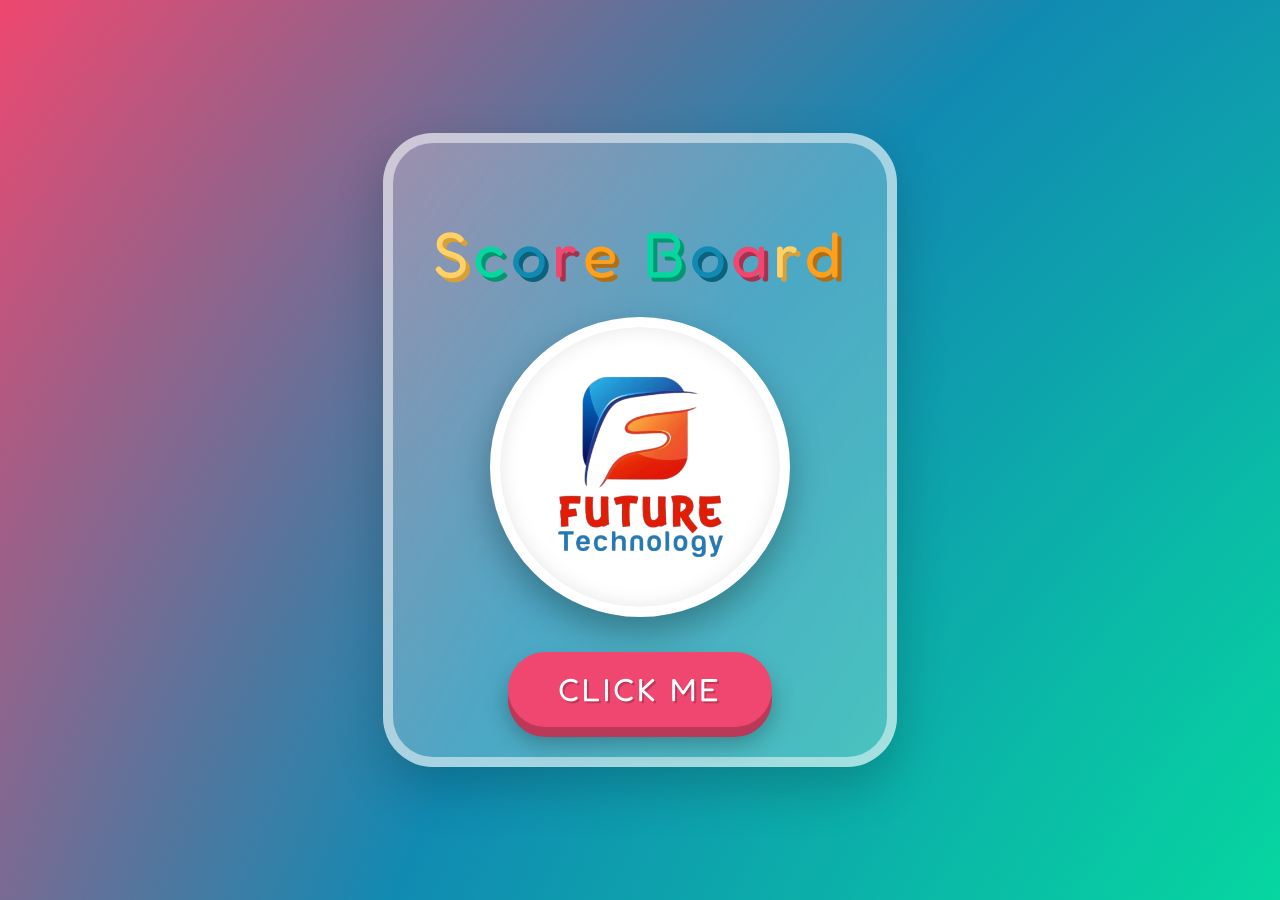
<file: index.html>
<!DOCTYPE html>
<html lang="en">

<head>
    <meta charset="UTF-8">
    <meta name="viewport" content="width=device-width, initial-scale=1.0">
    <title>Welcome Animation</title>
    <link rel="stylesheet" href="index.css">
</head>

<body>
    <div class="container">
        <h1 class="welcome-text">
            <span>S</span>
            <span>c</span>
            <span>o</span>
            <span>r</span>
            <span>e</span>
            <span>&nbsp;</span>
            <span>B</span>
            <span>o</span>
            <span>a</span>
            <span>r</span>
            <span>d</span>

        </h1>
        <img src="ff.png" alt="Sample Image" class="image">
        <a id="redirect-link" href="scores_g1.html"><button class="button">Click Me</button></a>
    </div>
    <script>
        const urlParams = new URLSearchParams(window.location.search);
        const page = urlParams.get('page');
        if (page) {
            document.getElementById('redirect-link').href = `scores_g${page}.html`;
        }
    </script>
</body>

</html>
</file>
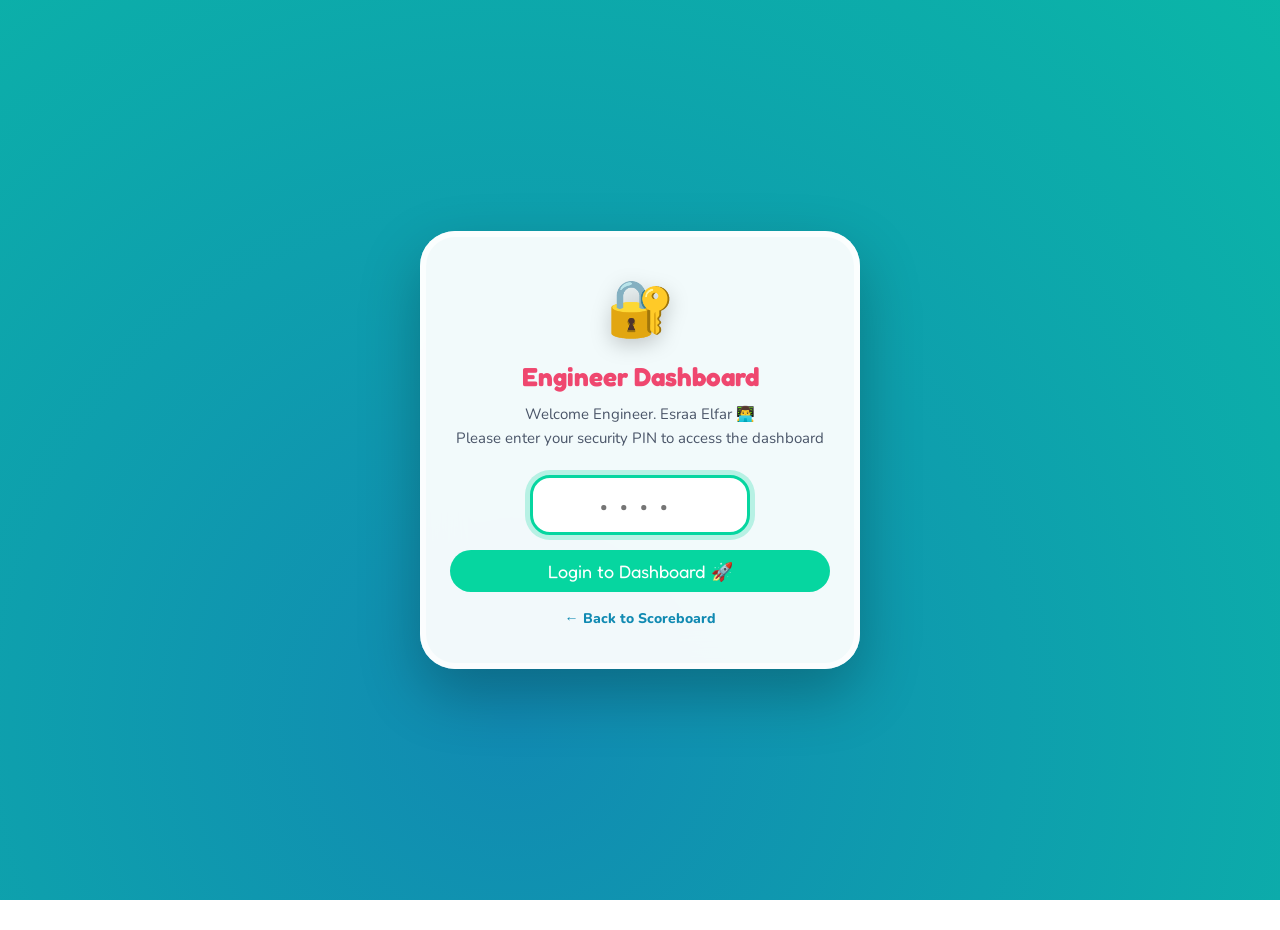
<file: admin.html>
<!DOCTYPE html>
<html lang="en" dir="ltr">

<head>
    <meta charset="UTF-8">
    <meta name="viewport" content="width=device-width, initial-scale=1.0">
    <title>Future Academy - Engineer Dashboard 🔐</title>
    <link rel="stylesheet" href="./table_style.css">
    <link rel="stylesheet" href="./admin.css">
    <script src="./xlsx.full.min.js"></script>
    <script src="./data_manager.js"></script>
</head>

<body>
    <!-- ========================================================
         LOGIN SCREEN (Visible when not logged in)
         ======================================================== -->
    <div id="login-screen" class="admin-login-container">
        <div class="login-card">
            <div class="lock-avatar">🔐</div>
            <h2>Engineer Dashboard</h2>
            <p class="login-subtitle">Welcome Engineer. Esraa Elfar 👨‍💻<br>Please enter your security PIN to access the dashboard</p>

            <form id="login-form">
                <div class="pin-input-group">
                    <input type="password" id="pin-input" maxlength="8" placeholder="••••" autocomplete="off" autofocus>
                </div>
                <div id="login-error" class="login-error" style="display: none;">Incorrect PIN! Please try again</div>
                <button type="submit" class="btn-primary login-btn">Login to Dashboard 🚀</button>
            </form>

            <a href="scores_g1.html" class="back-link">← Back to Scoreboard</a>
        </div>
    </div>

    <!-- ========================================================
         ADMIN DASHBOARD (Visible when logged in)
         ======================================================== -->
    <div id="dashboard-screen" class="admin-dashboard-container" style="display: none;">
        
        <!-- Top Navigation Bar -->
        <header class="admin-header">
            <div class="header-brand">
                <span class="brand-icon">🚀</span>
                <div>
                    <h1>Scoreboard & Grades Management</h1>
                    <span class="brand-sub">Future Academy • Engineer Dashboard</span>
                </div>
            </div>
            <div class="header-actions">
                <a id="btn-view-scoreboard" href="scores_g1.html" class="btn-header btn-view" title="View live scoreboard">
                    <span>🏆</span> View Scoreboard
                </a>
                <button id="btn-change-pin" class="btn-header btn-settings" title="Change security PIN">
                    <span>🔑</span> Change PIN
                </button>
                <button id="btn-logout" class="btn-header btn-logout" title="Logout from dashboard">
                    <span>🚪</span> Logout
                </button>
            </div>
        </header>

        <!-- Main Workspace -->
        <main class="admin-main">

            <!-- Groups Navigation & Management Bar -->
            <section class="groups-section">
                <div class="section-top-bar">
                    <div class="groups-tabs-scroll" id="groups-tabs-container">
                        <!-- Dynamic Group Tabs will be rendered here -->
                    </div>
                    <button id="btn-add-group" class="btn-action btn-add-group" type="button">
                        <span>➕</span> Add New Group
                    </button>
                </div>

                <!-- Active Group Info & Edit -->
                <div class="group-details-card">
                    <div class="group-details-form">
                        <label for="group-title-input">Active Group Title / Schedule:</label>
                        <div class="input-with-button">
                            <input type="text" id="group-title-input" placeholder="e.g. Arduino Code Friday 1:3">
                            <button id="btn-save-group-title" class="btn-save-title">Save Title</button>
                        </div>
                    </div>
                    <div class="group-actions-right">
                        <button id="btn-delete-group" class="btn-delete-group" title="Delete this group">
                            <span>🗑️</span> Delete Group
                        </button>
                    </div>
                </div>
            </section>

            <!-- Students & Scores Editor Section -->
            <section class="students-section">
                <div class="students-header-bar">
                    <div class="students-count-badge">
                        <span>👥 Students in this group: </span>
                        <strong id="students-count-num">0</strong>
                    </div>
                    <div class="students-actions">
                        <button id="btn-add-student" class="btn-action btn-add-student" type="button">
                            <span>➕</span> Add New Student
                        </button>
                        <button id="btn-save-all" class="btn-action btn-save-all" type="button">
                            <span>💾</span> Save All Changes
                        </button>
                    </div>
                </div>

                <!-- Students Dynamic Table -->
                <div class="table-responsive-wrapper">
                    <table class="admin-students-table">
                        <thead>
                            <tr id="table-headers-row">
                                <th style="width: 50px;">#</th>
                                <th>Student Name</th>
                                <!-- Dynamic Criteria Headers (Attendance, Tasks, Participation) -->
                                <th>Total 🏆</th>
                                <th style="width: 80px;">Action</th>
                            </tr>
                        </thead>
                        <tbody id="students-table-body">
                            <!-- Dynamic Student Rows will be rendered here -->
                        </tbody>
                    </table>
                </div>
            </section>

            <!-- Excel & Backup Section -->
            <section class="tools-section">
                <div class="tools-card">
                    <h3>📊 Excel Import & Export</h3>
                    <p class="tools-subtitle">Export all grade sheets into an organized Excel workbook, or import an Excel file to update scores instantly.</p>
                    <div class="tools-buttons">
                        <button id="btn-export-excel-all" class="btn-tool btn-excel-tool" type="button" title="Export all groups in a multi-sheet Excel file">
                            <span>📊</span> Export All Groups (Excel Workbook)
                        </button>
                        <button id="btn-export-excel-active" class="btn-tool btn-excel-tool" type="button" title="Export current group only">
                            <span>📑</span> Export Active Group Only
                        </button>
                        <button id="btn-import-excel" class="btn-tool btn-excel-import" type="button" title="Import and update scores from Excel">
                            <span>📥</span> Import from Excel
                        </button>
                        <button id="btn-download-template" class="btn-tool" type="button" title="Download empty starter Excel template">
                            <span>📄</span> Download Excel Template
                        </button>
                        <button id="btn-reset-default" class="btn-tool btn-danger-tool" type="button" title="Restore original academy data">
                            <span>🔄</span> Reset to Default Data
                        </button>
                    </div>
                </div>
            </section>

        </main>
    </div>

    <!-- Toast Notification -->
    <div id="admin-toast" class="admin-toast">Changes saved successfully! 🎉</div>

    <!-- Change PIN Modal -->
    <div id="pin-modal" class="admin-modal-overlay" style="display: none;">
        <div class="admin-modal">
            <h3>🔑 Change Security PIN</h3>
            <p>Enter new security PIN (at least 4 digits):</p>
            <input type="password" id="new-pin-input" placeholder="e.g. 5678" maxlength="8">
            <div class="modal-buttons">
                <button id="btn-confirm-pin" class="btn-primary">Confirm Save</button>
                <button id="btn-cancel-pin" class="btn-secondary">Cancel</button>
            </div>
        </div>
    </div>

    <!-- Hidden file input for Excel import -->
    <input type="file" id="import-excel-input" accept=".xlsx, .xls, .csv" style="display: none;">

    <script src="./admin.js"></script>
</body>

</html>
</file>
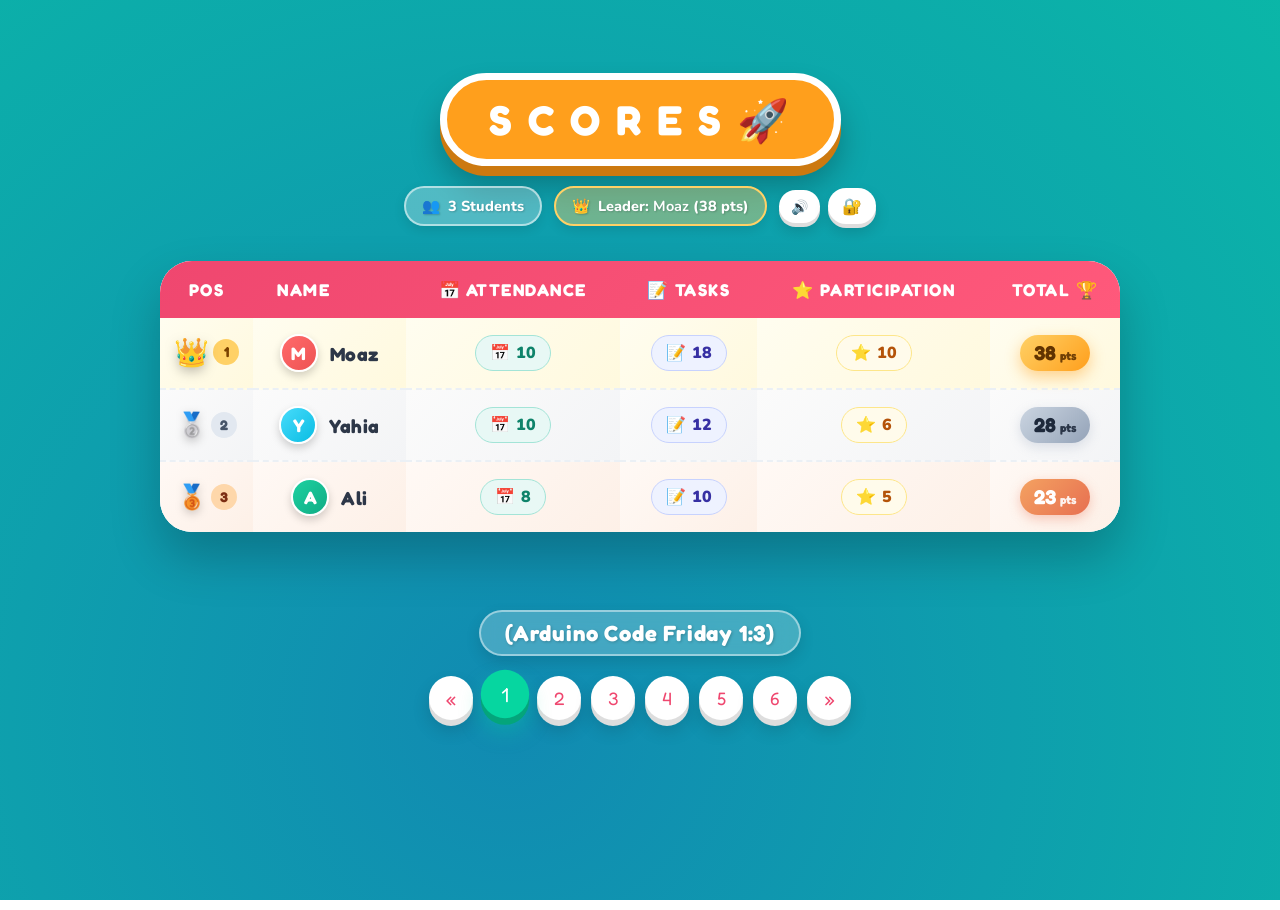
<file: scores_g1.html>
<!DOCTYPE html>
<html lang="en">

<head>
   <meta charset="UTF-8" />
   <meta name="viewport" content="width=device-width, initial-scale=1.0" />
   <link rel="stylesheet" href="./table_style.css" />
   <script type="text/javascript" src="./data_manager.js"></script>
   <script type="text/javascript" src="./table_handler.js"></script>
   <title id="page-no">1</title>
</head>

<body>
   <div class="table-div">
      <table>
         <caption>
            <div class="table-title">
               <h1>S C O R E S 🚀</h1>
            </div>
         </caption>
         <tr>
            <th>Pos</th>
            <th>Name</th>
            <th>Attendance 📅</th>
            <th>Tasks 📝</th>
            <th>Participation ⭐</th>
            <th>Total 🏆</th>
         </tr>
         <tr>
            <td>1</td>
            <td>Moaz</td>
            <td>10</td>
            <td>18</td>
            <td>10</td>
            <td>38</td>
         </tr>
         <tr>
            <td>2</td>
            <td>Yahia</td>
            <td>10</td>
            <td>12</td>
            <td>6</td>
            <td>28</td>
         </tr>
         <tr>
            <td>3</td>
            <td>Ali</td>
            <td>8</td>
            <td>10</td>
            <td>5</td>
            <td>23</td>
         </tr>
      </table>
   </div>

   <div class="group-subtitle-container">
      <div class="group-badge">
         <h3>(Arduino Code Friday 1:3)</h3>
      </div>
   </div>

   <div class="pagination">
      <a href="#">&laquo;</a>
      <a class="active" href="scores_g1.html">1</a>
      <a href="scores_g2.html">2</a>
      <a href="scores_g3.html">3</a>
      <a href="scores_g4.html">4</a>
      <a href="scores_g5.html">5</a>
      <a href="scores_g6.html">6</a>
      <a href="#">&raquo;</a>
   </div>
</body>

</html>
</file>
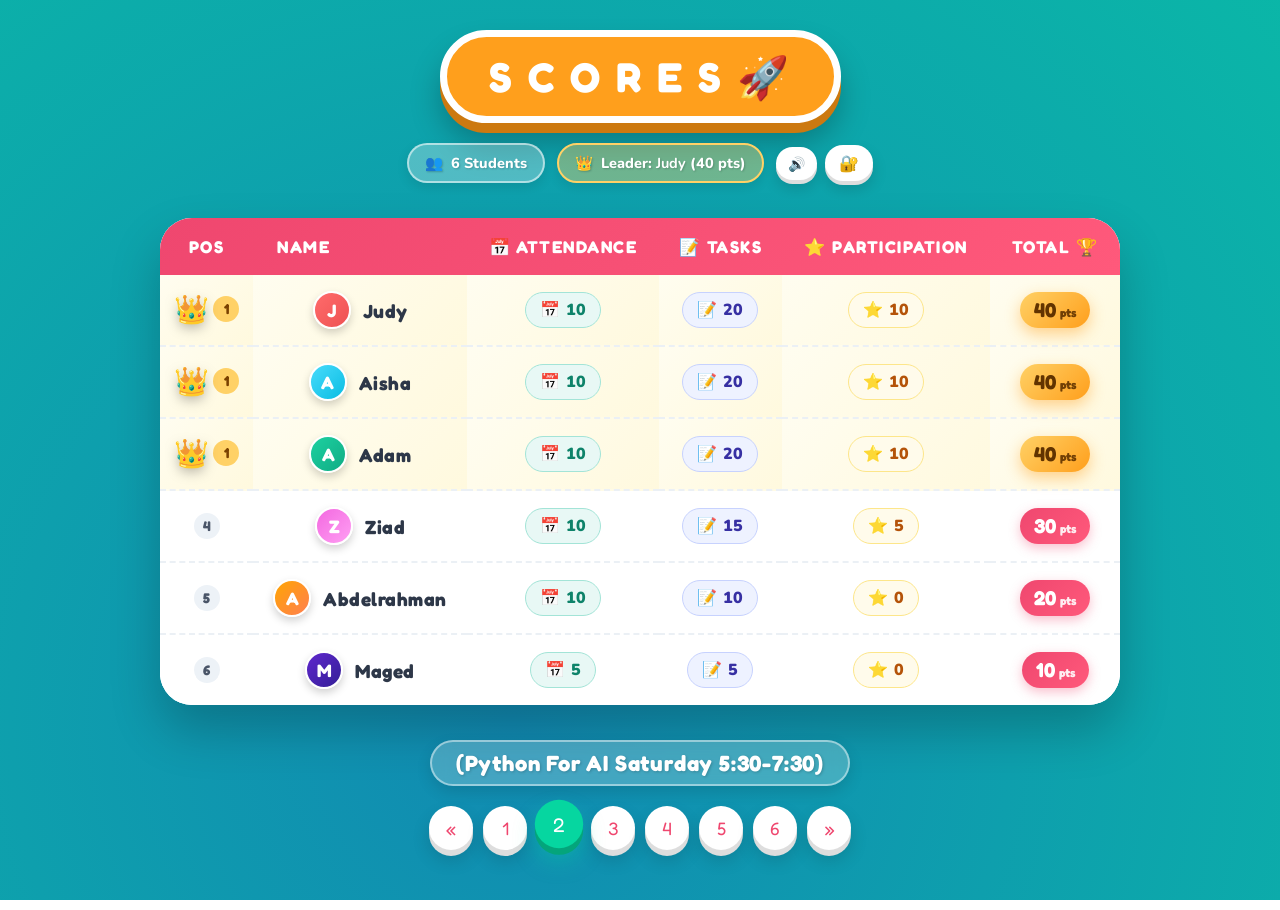
<file: scores_g2.html>
<!DOCTYPE html>
<html lang="en">

<head>
	<meta charset="UTF-8" />
	<meta name="viewport" content="width=device-width, initial-scale=1.0" />
	<link rel="stylesheet" href="./table_style.css" />
	<script type="text/javascript" src="./data_manager.js"></script>
	<script type="text/javascript" src="./table_handler.js"></script>
	<title id="page-no">2</title>
</head>

<body>
	<div class="table-div">
		<table>
			<caption>
				<div class="table-title">
					<h1>S C O R E S 🚀</h1>
				</div>
			</caption>
			<tr>
				<th>Pos</th>
				<th>Name</th>
				<th>Attendance 📅</th>
				<th>Tasks 📝</th>
				<th>Participation ⭐</th>
				<th>Total 🏆</th>
			</tr>
			<tr>
				<td>1</td>
				<td>Judy</td>
				<td>10</td>
				<td>20</td>
				<td>10</td>
				<td>40</td>
			</tr>
			<tr>
				<td>2</td>
				<td>Aisha</td>
				<td>10</td>
				<td>20</td>
				<td>10</td>
				<td>40</td>
			</tr>
			<tr>
				<td>3</td>
				<td>Adam</td>
				<td>10</td>
				<td>20</td>
				<td>10</td>
				<td>40</td>
			</tr>
			<tr>
				<td>4</td>
				<td>Ziad</td>
				<td>10</td>
				<td>15</td>
				<td>5</td>
				<td>30</td>
			</tr>
			<tr>
				<td>5</td>
				<td>Abdelrahman</td>
				<td>10</td>
				<td>10</td>
				<td>0</td>
				<td>20</td>
			</tr>
			<tr>
				<td>6</td>
				<td>Maged</td>
				<td>5</td>
				<td>5</td>
				<td>0</td>
				<td>10</td>
			</tr>
		</table>
	</div>

	<div class="group-subtitle-container">
		<div class="group-badge">
			<h3>(Python For AI Saturday 5:30-7:30)</h3>
		</div>
	</div>

	<div class="pagination">
		<a href="#">&laquo;</a>
		<a href="scores_g1.html">1</a>
		<a class="active" href="scores_g2.html">2</a>
		<a href="scores_g3.html">3</a>
		<a href="scores_g4.html">4</a>
		<a href="scores_g5.html">5</a>
		<a href="scores_g6.html">6</a>
		<a href="#">&raquo;</a>
	</div>
</body>

</html>
</file>
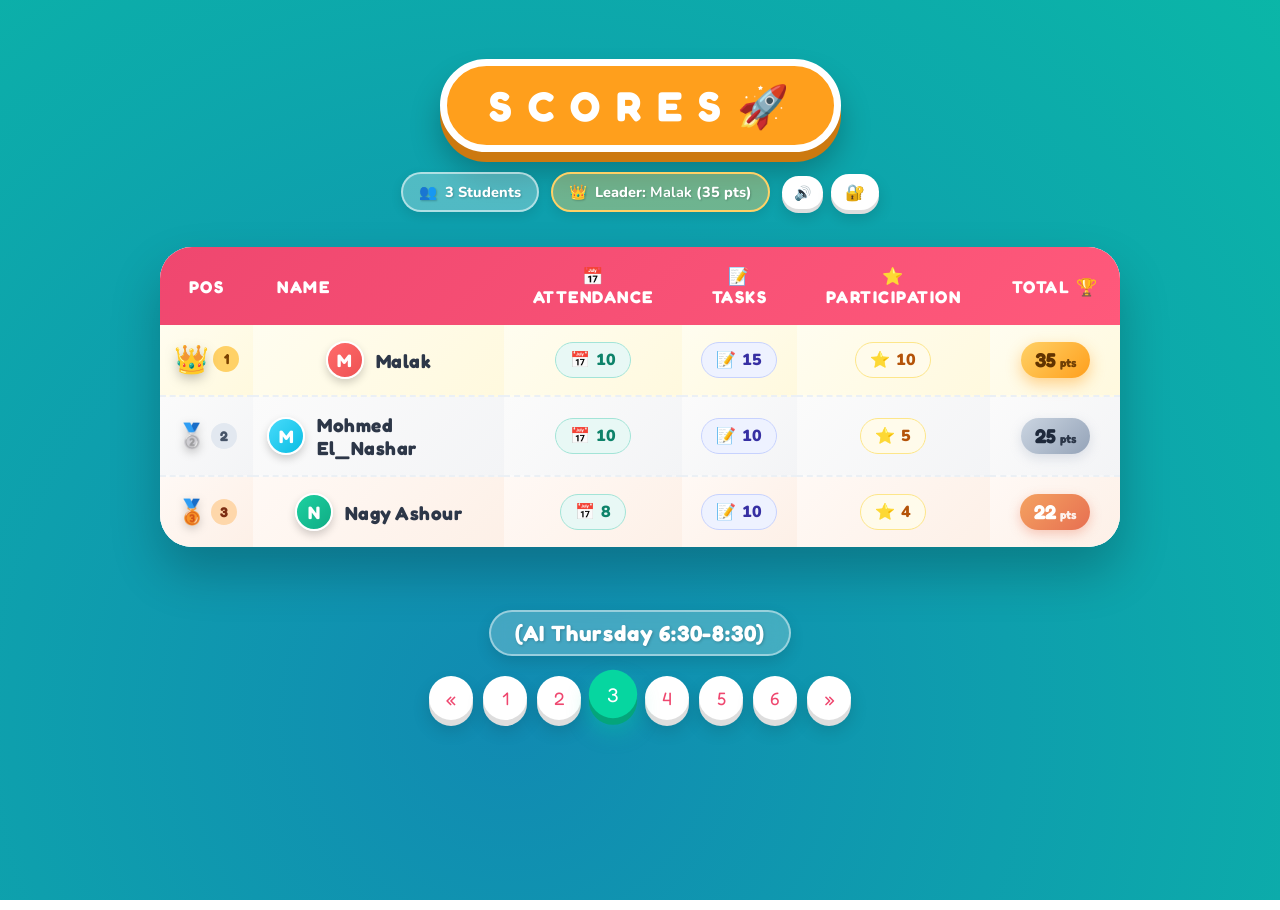
<file: scores_g3.html>
<!DOCTYPE html>
<html lang="en">

<head>
    <meta charset="UTF-8" />
    <meta name="viewport" content="width=device-width, initial-scale=1.0" />
    <link rel="stylesheet" href="./table_style.css" />
    <script type="text/javascript" src="./data_manager.js"></script>
    <script type="text/javascript" src="./table_handler.js"></script>
    <title id="page-no">3</title>
</head>

<body>
    <div class="table-div">
        <table>
            <caption>
                <div class="table-title">
                    <h1>S C O R E S 🚀</h1>
                </div>
            </caption>
            <tr>
                <th>Pos</th>
                <th>Name</th>
                <th>Attendance 📅</th>
                <th>Tasks 📝</th>
                <th>Participation ⭐</th>
                <th>Total 🏆</th>
            </tr>
            <tr>
                <td>1</td>
                <td>Malak</td>
                <td>10</td>
                <td>15</td>
                <td>10</td>
                <td>35</td>
            </tr>
            <tr>
                <td>2</td>
                <td>Mohmed El_Nashar</td>
                <td>10</td>
                <td>10</td>
                <td>5</td>
                <td>25</td>
            </tr>
            <tr>
                <td>3</td>
                <td>Nagy Ashour</td>
                <td>8</td>
                <td>10</td>
                <td>4</td>
                <td>22</td>
            </tr>
        </table>
    </div>

    <div class="group-subtitle-container">
        <div class="group-badge">
            <h3>(AI Thursday 6:30-8:30)</h3>
        </div>
    </div>

    <div class="pagination">
        <a href="#">&laquo;</a>
        <a href="scores_g1.html">1</a>
        <a href="scores_g2.html">2</a>
        <a class="active" href="scores_g3.html">3</a>
        <a href="scores_g4.html">4</a>
        <a href="scores_g5.html">5</a>
        <a href="scores_g6.html">6</a>
        <a href="#">&raquo;</a>
    </div>
</body>

</html>
</file>
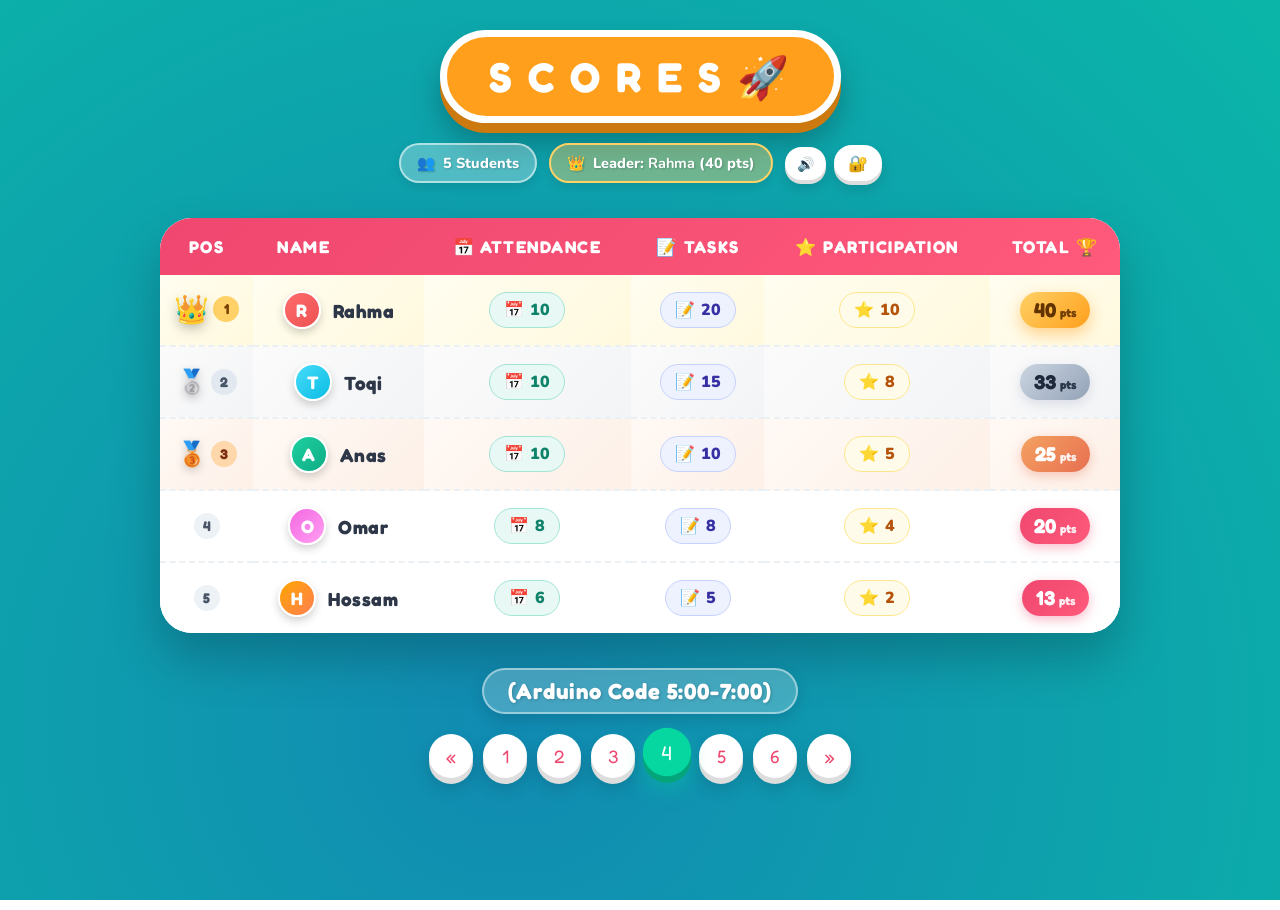
<file: scores_g4.html>
<!DOCTYPE html>
<html lang="en">

<head>
    <meta charset="UTF-8" />
    <meta name="viewport" content="width=device-width, initial-scale=1.0" />
    <link rel="stylesheet" href="./table_style.css" />
    <script type="text/javascript" src="./data_manager.js"></script>
    <script type="text/javascript" src="./table_handler.js"></script>
    <title id="page-no">4</title>
</head>

<body>
    <div class="table-div">
        <table>
            <caption>
                <div class="table-title">
                    <h1>S C O R E S 🚀</h1>
                </div>
            </caption>
            <tr>
                <th>Pos</th>
                <th>Name</th>
                <th>Attendance 📅</th>
                <th>Tasks 📝</th>
                <th>Participation ⭐</th>
                <th>Total 🏆</th>
            </tr>
            <tr>
                <td>1</td>
                <td>Rahma</td>
                <td>10</td>
                <td>20</td>
                <td>10</td>
                <td>40</td>
            </tr>
            <tr>
                <td>2</td>
                <td>Toqi</td>
                <td>10</td>
                <td>15</td>
                <td>8</td>
                <td>33</td>
            </tr>
            <tr>
                <td>3</td>
                <td>Anas</td>
                <td>10</td>
                <td>10</td>
                <td>5</td>
                <td>25</td>
            </tr>
            <tr>
                <td>4</td>
                <td>Omar</td>
                <td>8</td>
                <td>8</td>
                <td>4</td>
                <td>20</td>
            </tr>
            <tr>
                <td>5</td>
                <td>Hossam</td>
                <td>6</td>
                <td>5</td>
                <td>2</td>
                <td>13</td>
            </tr>
        </table>
    </div>

    <div class="group-subtitle-container">
        <div class="group-badge">
            <h3>(Arduino Code 5:00-7:00)</h3>
        </div>
    </div>

    <div class="pagination">
        <a href="#">&laquo;</a>
        <a href="scores_g1.html">1</a>
        <a href="scores_g2.html">2</a>
        <a href="scores_g3.html">3</a>
        <a class="active" href="scores_g4.html">4</a>
        <a href="scores_g5.html">5</a>
        <a href="scores_g6.html">6</a>
        <a href="#">&raquo;</a>
    </div>
</body>

</html>
</file>
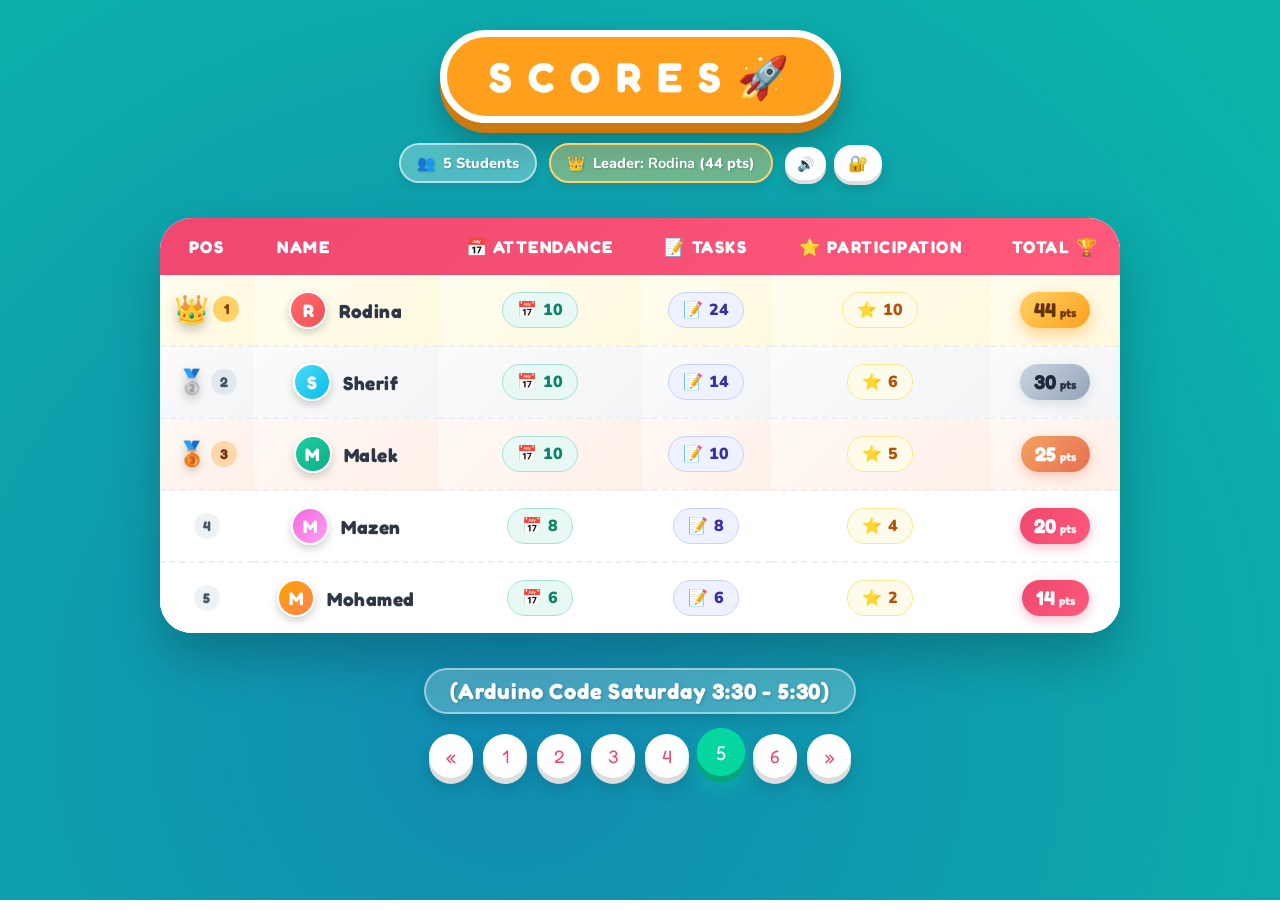
<file: scores_g5.html>
<!DOCTYPE html>
<html lang="en">

<head>
    <meta charset="UTF-8" />
    <meta name="viewport" content="width=device-width, initial-scale=1.0" />
    <link rel="stylesheet" href="./table_style.css" />
    <script type="text/javascript" src="./data_manager.js"></script>
    <script type="text/javascript" src="./table_handler.js"></script>
    <title id="page-no">5</title>
</head>

<body>
    <div class="table-div">
        <table>
            <caption>
                <div class="table-title">
                    <h1>S C O R E S 🚀</h1>
                </div>
            </caption>
            <tr>
                <th>Pos</th>
                <th>Name</th>
                <th>Attendance 📅</th>
                <th>Tasks 📝</th>
                <th>Participation ⭐</th>
                <th>Total 🏆</th>
            </tr>
            <tr>
                <td>1</td>
                <td>Rodina</td>
                <td>10</td>
                <td>24</td>
                <td>10</td>
                <td>44</td>
            </tr>
            <tr>
                <td>2</td>
                <td>Sherif</td>
                <td>10</td>
                <td>14</td>
                <td>6</td>
                <td>30</td>
            </tr>
            <tr>
                <td>3</td>
                <td>Malek</td>
                <td>10</td>
                <td>10</td>
                <td>5</td>
                <td>25</td>
            </tr>
            <tr>
                <td>4</td>
                <td>Mazen</td>
                <td>8</td>
                <td>8</td>
                <td>4</td>
                <td>20</td>
            </tr>
            <tr>
                <td>5</td>
                <td>Mohamed</td>
                <td>6</td>
                <td>6</td>
                <td>2</td>
                <td>14</td>
            </tr>
        </table>
    </div>

    <div class="group-subtitle-container">
        <div class="group-badge">
            <h3>(Arduino Code Saturday 3:30 - 5:30)</h3>
        </div>
    </div>

    <div class="pagination">
        <a href="#">&laquo;</a>
        <a href="scores_g1.html">1</a>
        <a href="scores_g2.html">2</a>
        <a href="scores_g3.html">3</a>
        <a href="scores_g4.html">4</a>
        <a class="active" href="scores_g5.html">5</a>
        <a href="scores_g6.html">6</a>
        <a href="#">&raquo;</a>
    </div>
</body>

</html>
</file>
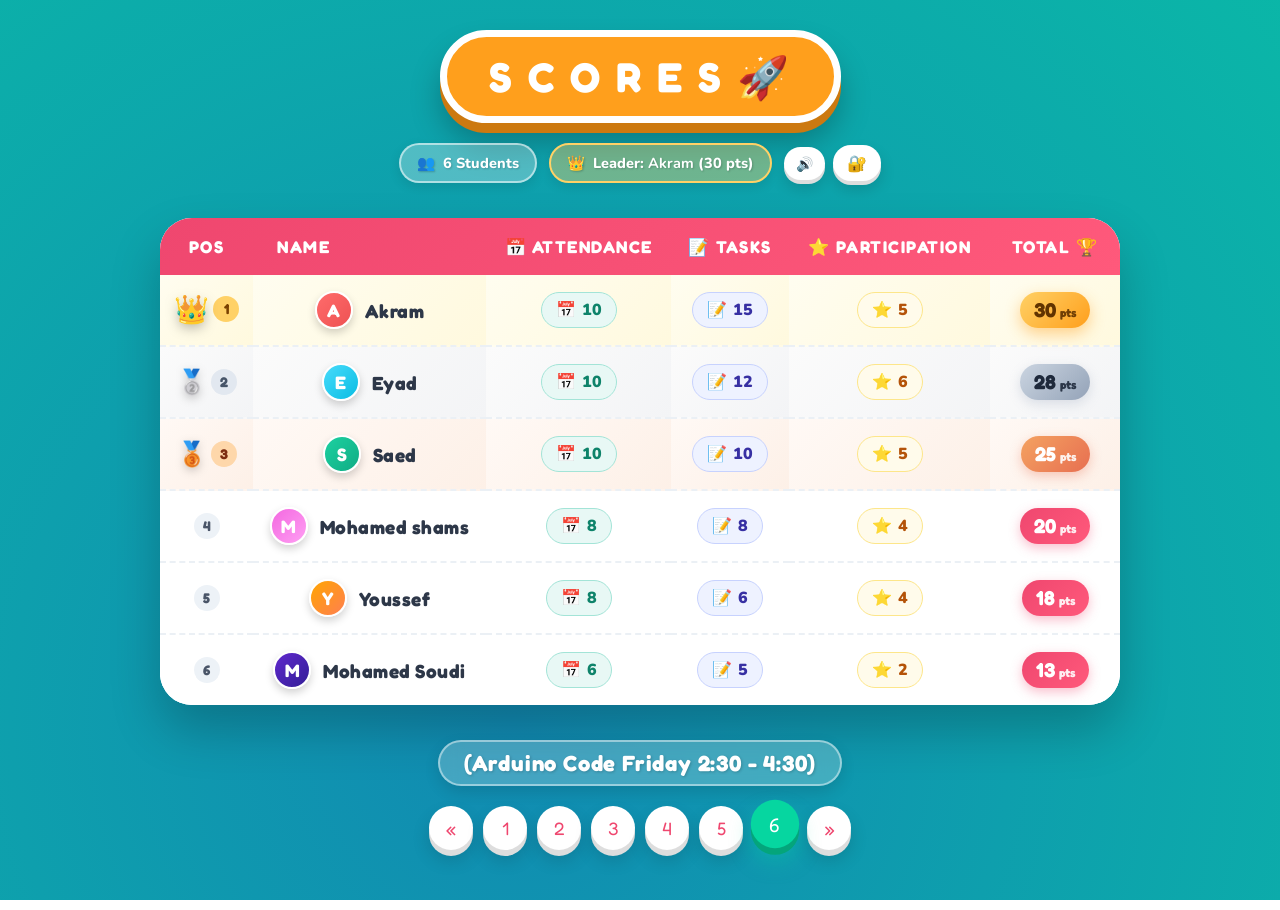
<file: scores_g6.html>
<!DOCTYPE html>
<html lang="en">

<head>
    <meta charset="UTF-8" />
    <meta name="viewport" content="width=device-width, initial-scale=1.0" />
    <link rel="stylesheet" href="./table_style.css" />
    <script type="text/javascript" src="./data_manager.js"></script>
    <script type="text/javascript" src="./table_handler.js"></script>
    <title id="page-no">6</title>
</head>

<body>
    <div class="table-div">
        <table>
            <caption>
                <div class="table-title">
                    <h1>S C O R E S 🚀</h1>
                </div>
            </caption>
            <tr>
                <th>Pos</th>
                <th>Name</th>
                <th>Attendance 📅</th>
                <th>Tasks 📝</th>
                <th>Participation ⭐</th>
                <th>Total 🏆</th>
            </tr>
            <tr>
                <td>1</td>
                <td>Akram</td>
                <td>10</td>
                <td>15</td>
                <td>5</td>
                <td>30</td>
            </tr>
            <tr>
                <td>2</td>
                <td>Eyad</td>
                <td>10</td>
                <td>12</td>
                <td>6</td>
                <td>28</td>
            </tr>
            <tr>
                <td>3</td>
                <td>Saed</td>
                <td>10</td>
                <td>10</td>
                <td>5</td>
                <td>25</td>
            </tr>
            <tr>
                <td>4</td>
                <td>Mohamed shams</td>
                <td>8</td>
                <td>8</td>
                <td>4</td>
                <td>20</td>
            </tr>
            <tr>
                <td>5</td>
                <td>Youssef</td>
                <td>8</td>
                <td>6</td>
                <td>4</td>
                <td>18</td>
            </tr>
            <tr>
                <td>6</td>
                <td>Mohamed Soudi</td>
                <td>6</td>
                <td>5</td>
                <td>2</td>
                <td>13</td>
            </tr>
        </table>
    </div>

    <div class="group-subtitle-container">
        <div class="group-badge">
            <h3>(Arduino Code Friday 2:30 - 4:30)</h3>
        </div>
    </div>

    <div class="pagination">
        <a href="#">&laquo;</a>
        <a href="scores_g1.html">1</a>
        <a href="scores_g2.html">2</a>
        <a href="scores_g3.html">3</a>
        <a href="scores_g4.html">4</a>
        <a href="scores_g5.html">5</a>
        <a class="active" href="scores_g6.html">6</a>
        <a href="#">&raquo;</a>
    </div>
</body>

</html>
</file>
<file: index.css>
@import url('https://fonts.googleapis.com/css2?family=Fredoka+One&family=Nunito:wght@700;900&display=swap');

/* إعدادات أساسية */
body {
    margin: 0;
    padding: 0;
    height: 100vh;
    display: flex;
    justify-content: center;
    align-items: center;
    /* More vibrant kid-friendly background */
    background: radial-gradient(circle at 50% 50%, #FF9F1C, #FFD166, #06D6A0, #118AB2, #EF476F);
    background-size: 400% 400%;
    animation: funBackground 12s ease infinite alternate;
    font-family: "Fredoka One", cursive;
    color: white;
    overflow: hidden;
}

@keyframes funBackground {
    0% {
        background-position: 0% 50%;
    }
    50% {
        background-position: 100% 50%;
    }
    100% {
        background-position: 0% 50%;
    }
}

/* الحاوية */
.container {
    display: flex;
    flex-direction: column;
    align-items: center;
    text-align: center;
    background: rgba(255, 255, 255, 0.25);
    backdrop-filter: blur(15px);
    padding: 40px 50px;
    border-radius: 50px;
    box-shadow: 0 20px 50px rgba(0, 0, 0, 0.2), inset 0 0 0 10px rgba(255, 255, 255, 0.5);
    transform: translateY(30px) scale(0.9);
    animation: popIn 0.8s cubic-bezier(0.34, 1.56, 0.64, 1) forwards;
}

@keyframes popIn {
    to {
        transform: translateY(0) scale(1);
        opacity: 1;
    }
}

/* نص الترحيب */
.welcome-text {
    font-size: 4rem;
    font-weight: normal;
    margin-bottom: 25px;
    display: flex; /* Flex helps with span alignment */
    justify-content: center;
    flex-wrap: nowrap; /* Prevent breaking initially */
    color: #FFF;
    text-shadow: 4px 4px 0px #EF476F, 8px 8px 0px rgba(0, 0, 0, 0.2);
    letter-spacing: 5px;
    animation: wiggle 3s ease-in-out infinite;
}

@keyframes wiggle {
    0%, 100% { transform: rotate(-2deg); }
    50% { transform: rotate(2deg); }
}

.welcome-text span {
    display: inline-block;
    animation: colorfulBounce 1.5s infinite alternate;
}

/* Add delays to spans for wave effect */
.welcome-text span:nth-child(1) { animation-delay: 0.1s; color: #FFD166; text-shadow: 4px 4px 0px #D9A036; }
.welcome-text span:nth-child(2) { animation-delay: 0.2s; color: #06D6A0; text-shadow: 4px 4px 0px #049670; }
.welcome-text span:nth-child(3) { animation-delay: 0.3s; color: #118AB2; text-shadow: 4px 4px 0px #0C617D; }
.welcome-text span:nth-child(4) { animation-delay: 0.4s; color: #EF476F; text-shadow: 4px 4px 0px #A7324D; }
.welcome-text span:nth-child(5) { animation-delay: 0.5s; color: #FF9F1C; text-shadow: 4px 4px 0px #B36F13; }
.welcome-text span:nth-child(6) { animation-delay: 0.6s; } /* space */
.welcome-text span:nth-child(7) { animation-delay: 0.7s; color: #06D6A0; text-shadow: 4px 4px 0px #049670; }
.welcome-text span:nth-child(8) { animation-delay: 0.8s; color: #118AB2; text-shadow: 4px 4px 0px #0C617D; }
.welcome-text span:nth-child(9) { animation-delay: 0.9s; color: #EF476F; text-shadow: 4px 4px 0px #A7324D; }
.welcome-text span:nth-child(10) { animation-delay: 1.0s; color: #FFD166; text-shadow: 4px 4px 0px #D9A036; }
.welcome-text span:nth-child(11) { animation-delay: 1.1s; color: #FF9F1C; text-shadow: 4px 4px 0px #B36F13; }

@keyframes colorfulBounce {
    0% {
        transform: translateY(0);
    }
    100% {
        transform: translateY(-20px) scale(1.1);
        /* Maintain the color's text shadow dynamically but add drop shadow */
        filter: drop-shadow(0px 10px 5px rgba(0,0,0,0.3));
    }
}

/* الصورة */
.image {
    width: 280px;
    height: 280px;
    margin-bottom: 35px;
    border-radius: 50%;
    object-fit: cover;
    border: 10px solid #FFF;
    box-shadow: 0 15px 35px rgba(0, 0, 0, 0.3), inset 0 0 20px rgba(0,0,0,0.1);
    animation: bobble 3s infinite alternate ease-in-out;
    background: #FFF;
}

@keyframes bobble {
    0% {
        transform: scale(1) rotate(-5deg);
    }
    100% {
        transform: scale(1.05) rotate(5deg);
    }
}

/* الزر */
.button {
    padding: 18px 50px;
    font-family: "Fredoka One", cursive;
    font-size: 2rem;
    background: #EF476F;
    color: white;
    border: none;
    border-radius: 50px;
    cursor: pointer;
    box-shadow: 0 10px 0 #bc3858, 0 15px 25px rgba(0, 0, 0, 0.3);
    transition: all 0.2s cubic-bezier(0.175, 0.885, 0.32, 1.275);
    text-transform: uppercase;
    letter-spacing: 3px;
    text-shadow: 2px 2px 0px rgba(0,0,0,0.2);
}

.button:hover {
    transform: translateY(-8px) scale(1.05);
    box-shadow: 0 18px 0 #bc3858, 0 25px 35px rgba(0, 0, 0, 0.4);
    background: #ff547b;
}

.button:active {
    transform: translateY(5px) scale(0.95);
    box-shadow: 0 5px 0 #bc3858, 0 10px 15px rgba(0, 0, 0, 0.2);
}

/* --- Responsive Design --- */
@media (max-width: 600px) {
    .container {
        padding: 30px 15px;
        width: 95%;
        border-radius: 40px;
        box-shadow: 0 10px 30px rgba(0, 0, 0, 0.15), inset 0 0 0 6px rgba(255, 255, 255, 0.5);
    }

    .welcome-text {
        font-size: clamp(2rem, 10vw, 3rem); /* Responsive sizing, no wrap */
        letter-spacing: 2px;
        flex-wrap: nowrap; /* Forces to stay on one line */
    }

    .image {
        width: 200px;
        height: 200px;
        border-width: 8px;
        margin-bottom: 25px;
    }

    .button {
        padding: 15px 35px;
        font-size: 1.5rem;
        box-shadow: 0 8px 0 #bc3858, 0 10px 15px rgba(0, 0, 0, 0.2);
    }
    
    .button:hover {
        transform: translateY(-5px) scale(1.02);
        box-shadow: 0 13px 0 #bc3858, 0 20px 25px rgba(0, 0, 0, 0.3);
    }
}
</file>
<file: table_style.css>
@import url('https://fonts.googleapis.com/css2?family=Fredoka+One&family=Nunito:wght@700;800;900&display=swap');

* {
    padding: 0;
    margin: 0;
    box-sizing: border-box;
    -webkit-tap-highlight-color: transparent;
}

body {
    background: radial-gradient(circle at 10% 20%, #118AB2, #06D6A0, #FFD166, #EF476F);
    background-size: 400% 400%;
    animation: gradientMove 15s ease infinite alternate;
    background-attachment: fixed;
    font-family: 'Nunito', sans-serif;
    color: #fff;
    overflow-x: hidden;
    padding-bottom: 30px;
    min-height: 100vh;
}

@keyframes gradientMove {
    0% { background-position: 0% 50%; }
    50% { background-position: 100% 50%; }
    100% { background-position: 0% 50%; }
}

/* Container */
.table-div {
    display: flex;
    justify-content: center;
    align-items: center;
    min-height: 65vh;
    padding: 20px 15px;
    margin-top: 10px;
    width: 100%;
}

.scoreboard-container {
    width: 100%;
    max-width: 960px;
    display: flex;
    flex-direction: column;
    align-items: center;
    animation: slideUpPop 0.8s cubic-bezier(0.34, 1.56, 0.64, 1) forwards;
}

@keyframes slideUpPop {
    from {
        transform: translateY(25px) scale(0.97);
        opacity: 0;
    }
    to {
        transform: translateY(0) scale(1);
        opacity: 1;
    }
}

/* Header & Animated Title */
.scoreboard-header {
    width: 100%;
    display: flex;
    flex-direction: column;
    align-items: center;
    margin-bottom: 25px;
}

.table-title {
    margin-bottom: 15px;
}

.table-title h1 {
    font-size: clamp(1.8rem, 5vw, 2.6rem);
    font-family: 'Fredoka One', cursive;
    letter-spacing: 3px;
    text-transform: uppercase;
    display: inline-block;
    text-align: center;
    padding: 14px 42px;
    background: #FF9F1C;
    color: white;
    border-radius: 50px;
    box-shadow: 0 10px 0px #CC7910, 0 20px 30px rgba(0, 0, 0, 0.25);
    border: 7px solid #FFF;
    white-space: nowrap;
    animation: titleBounce 2.5s infinite alternate ease-in-out;
    transition: transform 0.3s cubic-bezier(0.175, 0.885, 0.32, 1.275);
}

@keyframes titleBounce {
    0% { transform: scale(1) rotate(-1deg); }
    100% { transform: scale(1.04) rotate(1deg); }
}

.table-title h1:hover {
    transform: scale(1.08) rotate(0deg);
}

/* Controls Bar (Stats, View Mode, Sound) */
.scoreboard-controls {
    display: flex;
    flex-wrap: wrap;
    align-items: center;
    justify-content: center;
    gap: 12px;
    width: 100%;
    max-width: 860px;
    margin-top: 5px;
}

.stat-badge {
    display: inline-flex;
    align-items: center;
    gap: 8px;
    background: rgba(255, 255, 255, 0.28);
    backdrop-filter: blur(12px);
    -webkit-backdrop-filter: blur(12px);
    border: 2px solid rgba(255, 255, 255, 0.55);
    color: #FFF;
    font-weight: 800;
    font-size: 14.5px;
    padding: 8px 16px;
    border-radius: 50px;
    box-shadow: 0 4px 12px rgba(0, 0, 0, 0.1);
    text-shadow: 1px 1px 2px rgba(0, 0, 0, 0.2);
}

.stat-badge.top-student {
    background: rgba(255, 209, 102, 0.4);
    border-color: #FFD166;
    color: #FFF;
}

.controls-actions {
    display: inline-flex;
    align-items: center;
    gap: 8px;
}

.control-btn {
    display: inline-flex;
    align-items: center;
    gap: 6px;
    background: #FFF;
    color: #EF476F;
    border: none;
    font-family: 'Fredoka One', cursive;
    font-size: 14px;
    padding: 8px 16px;
    border-radius: 50px;
    cursor: pointer;
    box-shadow: 0 4px 0px #DDD, 0 8px 15px rgba(0, 0, 0, 0.15);
    transition: all 0.2s cubic-bezier(0.175, 0.885, 0.32, 1.275);
}

.control-btn:hover {
    transform: translateY(-2px) scale(1.05);
    background: #FFE3E9;
    box-shadow: 0 6px 0px #E5B2BD, 0 10px 18px rgba(0, 0, 0, 0.2);
}

.control-btn:active {
    transform: translateY(3px) scale(0.97);
    box-shadow: 0 1px 0px #DDD;
}

.coach-lock-btn {
    padding: 8px 14px;
    background: #FFF;
    color: #4A5568;
    text-decoration: none;
    font-size: 16px;
    display: inline-flex;
    align-items: center;
    justify-content: center;
    border-radius: 50px;
    box-shadow: 0 4px 0px #DDD, 0 8px 15px rgba(0, 0, 0, 0.15);
    transition: all 0.2s cubic-bezier(0.175, 0.885, 0.32, 1.275);
}

.coach-lock-btn:hover {
    transform: translateY(-2px) scale(1.1);
    background: #FFFBEB;
    box-shadow: 0 6px 0px #FDE68A, 0 10px 18px rgba(0, 0, 0, 0.2);
}

.sound-btn {
    padding: 8px 12px;
}

/* ========================================================
   DESKTOP TABLE VIEW (Default for Wide Screens)
   ======================================================== */
.scoreboard-table {
    width: 100%;
    background: rgba(255, 255, 255, 0.96);
    backdrop-filter: blur(15px);
    -webkit-backdrop-filter: blur(15px);
    border-radius: 32px;
    border-spacing: 0;
    text-align: center;
    box-shadow: 0 25px 50px rgba(0, 0, 0, 0.22), inset 0 0 0 8px rgba(255, 255, 255, 0.6);
    border: none;
    overflow: hidden;
    margin-top: 10px;
}

.scoreboard-table thead tr {
    background: linear-gradient(135deg, #EF476F, #FF597B);
}

.scoreboard-table th {
    padding: 18px 16px;
    color: #fff;
    text-transform: uppercase;
    letter-spacing: 1.5px;
    font-family: 'Fredoka One', cursive;
    font-size: 17px;
    position: sticky;
    top: 0;
    z-index: 5;
    border: none;
}

.scoreboard-table th.th-pos { width: 75px; }
.scoreboard-table th.th-name { text-align: left; padding-left: 24px; }
.scoreboard-table th.th-total { width: 130px; }

.scoreboard-table tbody tr {
    transition: all 0.25s cubic-bezier(0.175, 0.885, 0.32, 1.275);
    animation: rowPop 0.5s cubic-bezier(0.34, 1.56, 0.64, 1) backwards;
}

@keyframes rowPop {
    from {
        opacity: 0;
        transform: translateY(15px) scale(0.98);
    }
    to {
        opacity: 1;
        transform: translateY(0) scale(1);
    }
}

.scoreboard-table tbody tr:nth-child(1) { animation-delay: 0.05s; }
.scoreboard-table tbody tr:nth-child(2) { animation-delay: 0.1s; }
.scoreboard-table tbody tr:nth-child(3) { animation-delay: 0.15s; }
.scoreboard-table tbody tr:nth-child(4) { animation-delay: 0.2s; }
.scoreboard-table tbody tr:nth-child(5) { animation-delay: 0.25s; }
.scoreboard-table tbody tr:nth-child(6) { animation-delay: 0.3s; }

.scoreboard-table td {
    padding: 16px 14px;
    background: #fff;
    color: #333;
    font-weight: 800;
    border-bottom: 2px dashed #EBF0F5;
    vertical-align: middle;
}

.scoreboard-table tr:last-child td {
    border-bottom: none;
}

/* Hover Lift */
.scoreboard-table tbody tr:hover td {
    background: #F8FAFC;
    transform: translateY(-2px);
    box-shadow: 0 8px 18px rgba(0, 0, 0, 0.08);
}

/* Student Profile (Avatar + Name) */
.student-profile {
    display: inline-flex;
    align-items: center;
    gap: 12px;
    text-align: left;
}

.student-avatar {
    width: 38px;
    height: 38px;
    border-radius: 50%;
    color: #FFF;
    display: flex;
    align-items: center;
    justify-content: center;
    font-family: 'Fredoka One', cursive;
    font-size: 18px;
    box-shadow: 0 4px 8px rgba(0, 0, 0, 0.18);
    border: 2px solid #FFF;
    flex-shrink: 0;
}

.student-name {
    font-family: 'Fredoka One', cursive;
    font-size: 19px;
    color: #2D3748;
    letter-spacing: 0.5px;
}

/* Rank Badges */
.rank-badge {
    display: inline-flex;
    align-items: center;
    justify-content: center;
    gap: 4px;
    font-family: 'Fredoka One', cursive;
    font-size: 18px;
    color: #718096;
}

.rank-badge .rank-num {
    display: inline-block;
    min-width: 26px;
    height: 26px;
    line-height: 26px;
    border-radius: 50%;
    background: #EDF2F7;
    color: #4A5568;
    font-size: 14px;
}

/* Podium Styles (Top 3) */
.student-row.top td {
    background: linear-gradient(135deg, #FFFDF0 0%, #FFF9DE 100%);
}
.student-row.second td {
    background: linear-gradient(135deg, #FBFBFB 0%, #F3F4F6 100%);
}
.student-row.third td {
    background: linear-gradient(135deg, #FFF9F5 0%, #FDF0E7 100%);
}

.student-row.top .rank-badge .rank-num {
    background: #FFD166;
    color: #7A4100;
}
.student-row.second .rank-badge .rank-num {
    background: #E2E8F0;
    color: #475569;
}
.student-row.third .rank-badge .rank-num {
    background: #FED7AA;
    color: #7C2D12;
}

/* Floating Crown & Medals */
.crown-icon {
    display: inline-block;
    font-size: 28px;
    filter: drop-shadow(0px 4px 6px rgba(0, 0, 0, 0.25));
    animation: crownFloat 2s ease-in-out infinite;
    line-height: 1;
}

.medal-icon {
    display: inline-block;
    font-size: 24px;
    filter: drop-shadow(0px 3px 5px rgba(0, 0, 0, 0.2));
    animation: medalFloat 2s ease-in-out infinite;
    line-height: 1;
}

@keyframes crownFloat {
    0%, 100% { transform: translateY(0) scale(1); }
    50% { transform: translateY(-5px) scale(1.15); }
}

@keyframes medalFloat {
    0%, 100% { transform: translateY(0) scale(1); }
    50% { transform: translateY(-3px) scale(1.1); }
}

/* Criteria Chips (Values on Desktop) */
.criterion-chip {
    display: inline-flex;
    align-items: center;
    justify-content: center;
    gap: 6px;
    padding: 6px 14px;
    border-radius: 50px;
    font-weight: 900;
    font-size: 16px;
    transition: transform 0.2s ease;
}

.scoreboard-table .criterion-chip .chip-label {
    display: none; /* Hide label in desktop table view since header has it */
}

/* 6 Cute Candy Color Themes for Criteria */
.chip-color-0 {
    background: #E8F8F5;
    color: #0E836A;
    border: 1.5px solid #A3E4D7;
}
.chip-color-1 {
    background: #EEF2FF;
    color: #3730A3;
    border: 1.5px solid #C7D2FE;
}
.chip-color-2 {
    background: #FFFBEB;
    color: #B45309;
    border: 1.5px solid #FDE68A;
}
.chip-color-3 {
    background: #FDF2F8;
    color: #BE185D;
    border: 1.5px solid #FBCFE8;
}
.chip-color-4 {
    background: #F5F3FF;
    color: #6D28D9;
    border: 1.5px solid #DDD6FE;
}
.chip-color-5 {
    background: #F0F9FF;
    color: #0369A1;
    border: 1.5px solid #BAE6FD;
}

/* Total Score Badge */
.total-score-badge {
    display: inline-flex;
    align-items: baseline;
    justify-content: center;
    gap: 4px;
    padding: 6px 14px;
    border-radius: 50px;
    background: linear-gradient(135deg, #EF476F, #FF597B);
    color: #FFF;
    box-shadow: 0 4px 12px rgba(239, 71, 111, 0.35);
    font-family: 'Fredoka One', cursive;
    transition: transform 0.2s ease;
}

.total-score-badge .total-label {
    display: none;
}

.total-score-badge .total-points {
    font-size: 20px;
}

.total-score-badge .total-pts-unit {
    font-size: 12px;
    opacity: 0.9;
    font-weight: 700;
}

/* Podium Total Badges */
.student-row.top .total-score-badge {
    background: linear-gradient(135deg, #FFD166, #FF9F1C);
    color: #613300;
    box-shadow: 0 6px 15px rgba(255, 159, 28, 0.45);
}
.student-row.second .total-score-badge {
    background: linear-gradient(135deg, #CBD5E1, #94A3B8);
    color: #1E293B;
    box-shadow: 0 4px 12px rgba(148, 163, 184, 0.3);
}
.student-row.third .total-score-badge {
    background: linear-gradient(135deg, #F4A261, #E76F51);
    color: #FFF;
    box-shadow: 0 4px 12px rgba(231, 111, 81, 0.35);
}

/* ========================================================
   MOBILE SCREEN RESPONSIVE LEADERBOARD CARDS
   (Activates on <= 768px OR when force-cards-view is set)
   ======================================================== */
@media (max-width: 768px) {
    .table-div {
        padding: 10px 8px;
    }

    .table-title h1 {
        font-size: clamp(1.4rem, 6.5vw, 2rem);
        padding: 10px 24px;
        border-width: 5px;
    }

    .scoreboard-controls {
        gap: 8px;
    }

    .stat-badge {
        font-size: 13px;
        padding: 6px 12px;
    }

    /* Transform Table to Clean Leaderboard Cards */
    .scoreboard-table,
    .scoreboard-table thead,
    .scoreboard-table tbody,
    .scoreboard-table th,
    .scoreboard-table td,
    .scoreboard-table tr {
        display: block;
    }

    .scoreboard-table thead {
        display: none; /* Hide traditional table column headers */
    }

    .scoreboard-table {
        background: transparent !important;
        box-shadow: none !important;
        border: none !important;
        width: 100%;
        max-width: 100%;
    }

    .scoreboard-table tbody {
        display: flex;
        flex-direction: column;
        gap: 12px;
        width: 100%;
    }

    /* Each Student Card */
    .student-row {
        display: flex !important;
        flex-wrap: wrap !important;
        align-items: center !important;
        background: #ffffff !important;
        border-radius: 22px !important;
        padding: 14px 16px !important;
        box-shadow: 0 8px 20px rgba(0, 0, 0, 0.08) !important;
        border: 2px solid rgba(255, 255, 255, 0.9) !important;
        position: relative !important;
        transition: transform 0.2s cubic-bezier(0.175, 0.885, 0.32, 1.275) !important;
        cursor: pointer;
    }

    .student-row:active {
        transform: scale(0.98) !important;
    }

    /* Podium Cards Highlight */
    .student-row.top {
        background: linear-gradient(135deg, #FFFDF2 0%, #FFF9E0 100%) !important;
        border-color: #FFD166 !important;
        box-shadow: 0 10px 25px rgba(255, 209, 102, 0.45) !important;
    }

    .student-row.second {
        background: linear-gradient(135deg, #F9FAFB 0%, #F1F5F9 100%) !important;
        border-color: #CBD5E1 !important;
        box-shadow: 0 8px 20px rgba(0, 0, 0, 0.08) !important;
    }

    .student-row.third {
        background: linear-gradient(135deg, #FFF9F5 0%, #FDF0E7 100%) !important;
        border-color: #F4A261 !important;
        box-shadow: 0 8px 20px rgba(244, 162, 97, 0.25) !important;
    }

    /* Card Top Line: Rank + Name + Total */
    .col-pos {
        order: 1 !important;
        flex: 0 0 auto !important;
        padding: 0 !important;
        margin-right: 8px !important;
        border: none !important;
        background: transparent !important;
    }

    .col-name {
        order: 2 !important;
        flex: 1 1 auto !important;
        padding: 0 !important;
        border: none !important;
        background: transparent !important;
        text-align: left !important;
        min-width: 120px !important;
    }

    .student-name {
        font-size: 17px !important;
    }

    .student-avatar {
        width: 34px !important;
        height: 34px !important;
        font-size: 16px !important;
    }

    .col-total {
        order: 3 !important;
        flex: 0 0 auto !important;
        padding: 0 !important;
        margin-left: auto !important;
        border: none !important;
        background: transparent !important;
    }

    .total-score-badge {
        padding: 5px 12px !important;
    }

    .total-score-badge .total-points {
        font-size: 17px !important;
    }

    /* Divider between student header & criteria line */
    .student-row::before {
        content: "";
        order: 4;
        width: 100%;
        height: 1px;
        background: linear-gradient(90deg, transparent, rgba(0, 0, 0, 0.08) 10%, rgba(0, 0, 0, 0.08) 90%, transparent);
        margin: 10px 0 6px 0;
    }

    /* Criteria Line: Wrapped cleanly across the card */
    .col-criterion {
        order: 5 !important;
        display: inline-flex !important;
        align-items: center !important;
        padding: 0 !important;
        margin: 4px 6px 4px 0 !important;
        border: none !important;
        background: transparent !important;
    }

    /* Reveal full label in mobile cards */
    .col-criterion .chip-label {
        display: inline !important;
        font-size: 12.5px !important;
        font-weight: 700 !important;
        margin-right: 3px !important;
        opacity: 0.9 !important;
    }

    .col-criterion .criterion-chip {
        padding: 5px 11px !important;
        font-size: 13px !important;
        border-radius: 12px !important;
    }

    .col-criterion .chip-value {
        font-size: 13.5px !important;
        font-weight: 900 !important;
    }
}

/* Force Cards View (If user taps Cards on desktop) */
.force-cards-view .scoreboard-table,
.force-cards-view .scoreboard-table thead,
.force-cards-view .scoreboard-table tbody,
.force-cards-view .scoreboard-table th,
.force-cards-view .scoreboard-table td,
.force-cards-view .scoreboard-table tr {
    display: block !important;
}

.force-cards-view .scoreboard-table thead {
    display: none !important;
}

.force-cards-view .scoreboard-table {
    background: transparent !important;
    box-shadow: none !important;
    border: none !important;
}

.force-cards-view .scoreboard-table tbody {
    display: flex !important;
    flex-direction: column !important;
    gap: 12px !important;
}

.force-cards-view .student-row {
    display: flex !important;
    flex-wrap: wrap !important;
    align-items: center !important;
    background: #ffffff !important;
    border-radius: 22px !important;
    padding: 16px 20px !important;
    box-shadow: 0 8px 20px rgba(0, 0, 0, 0.08) !important;
    position: relative !important;
}

.force-cards-view .col-pos { order: 1 !important; flex: 0 0 auto !important; margin-right: 12px !important; }
.force-cards-view .col-name { order: 2 !important; flex: 1 1 auto !important; }
.force-cards-view .col-total { order: 3 !important; flex: 0 0 auto !important; margin-left: auto !important; }
.force-cards-view .student-row::before {
    content: "";
    order: 4;
    width: 100%;
    height: 1px;
    background: rgba(0, 0, 0, 0.08);
    margin: 12px 0 8px 0;
}
.force-cards-view .col-criterion {
    order: 5 !important;
    display: inline-flex !important;
    margin: 4px 8px 4px 0 !important;
    background: transparent !important;
}
.force-cards-view .col-criterion .chip-label { display: inline !important; }

/* Force Table View (If user wants horizontal scrollable table on mobile) */
.force-table-view .scoreboard-table {
    display: table !important;
    min-width: 600px !important;
    overflow-x: auto !important;
}
.force-table-view .scoreboard-table thead { display: table-header-group !important; }
.force-table-view .scoreboard-table tbody { display: table-row-group !important; }
.force-table-view .scoreboard-table tr { display: table-row !important; }
.force-table-view .scoreboard-table th,
.force-table-view .scoreboard-table td { display: table-cell !important; }
.force-table-view {
    overflow-x: auto !important;
    width: 100% !important;
}

/* Group Subtitle Styling */
.group-subtitle-container {
    text-align: center;
    margin: 15px auto;
    width: 100%;
}

.group-badge {
    display: inline-block;
    padding: 8px 24px;
    background: rgba(255, 255, 255, 0.22);
    backdrop-filter: blur(10px);
    -webkit-backdrop-filter: blur(10px);
    border: 2px solid rgba(255, 255, 255, 0.45);
    border-radius: 40px;
    box-shadow: 0 6px 15px rgba(0, 0, 0, 0.12);
}

.group-badge h3 {
    font-family: 'Fredoka One', cursive;
    font-size: clamp(16px, 4vw, 22px);
    color: #FFF;
    letter-spacing: 0.8px;
    text-shadow: 1px 1px 3px rgba(0, 0, 0, 0.2);
}

/* Pagination */
.pagination {
    display: flex;
    justify-content: center;
    align-items: center;
    margin-top: 20px;
    gap: 10px;
    margin-bottom: 25px;
    flex-wrap: wrap;
    padding: 0 10px;
}

.pagination a {
    color: #EF476F;
    min-width: 44px;
    height: 44px;
    display: inline-flex;
    align-items: center;
    justify-content: center;
    text-decoration: none;
    background: #FFF;
    border-radius: 50%;
    font-family: 'Fredoka One', cursive;
    font-size: 18px;
    box-shadow: 0 6px 0px #DDD, 0 10px 18px rgba(0, 0, 0, 0.15);
    transition: all 0.2s cubic-bezier(0.175, 0.885, 0.32, 1.275);
}

.pagination a.active {
    background: #06D6A0;
    color: white;
    box-shadow: 0 6px 0px #04A57B, 0 12px 20px rgba(6, 214, 160, 0.35);
    transform: translateY(-4px) scale(1.1);
}

.pagination a:hover:not(.active) {
    background: #FFE3E9;
    transform: translateY(-4px) scale(1.08);
    box-shadow: 0 8px 0px #E5B2BD, 0 15px 22px rgba(0, 0, 0, 0.2);
    color: #D61B46;
}

.pagination a:active:not(.active) {
    transform: translateY(4px) scale(0.95);
    box-shadow: 0 1px 0px #DDD;
}

@media (max-width: 500px) {
    .pagination {
        gap: 6px;
    }
    .pagination a {
        min-width: 38px;
        height: 38px;
        font-size: 15px;
        box-shadow: 0 4px 0px #DDD, 0 8px 12px rgba(0, 0, 0, 0.12);
    }
}
</file>
<file: admin.css>
/* Future Academy - Admin Dashboard Styling */

body {
    direction: ltr;
    text-align: left;
    min-height: 100vh;
}

/* ========================================================
   LOGIN SCREEN
   ======================================================== */
.admin-login-container {
    display: flex;
    justify-content: center;
    align-items: center;
    min-height: 100vh;
    padding: 20px;
}

.login-card {
    background: rgba(255, 255, 255, 0.95);
    backdrop-filter: blur(20px);
    -webkit-backdrop-filter: blur(20px);
    border-radius: 35px;
    padding: 40px 30px;
    width: 100%;
    max-width: 440px;
    text-align: center;
    box-shadow: 0 25px 60px rgba(0, 0, 0, 0.25), inset 0 0 0 6px rgba(255, 255, 255, 0.7);
    animation: popIn 0.6s cubic-bezier(0.34, 1.56, 0.64, 1) forwards;
}

@keyframes popIn {
    from {
        opacity: 0;
        transform: translateY(30px) scale(0.9);
    }
    to {
        opacity: 1;
        transform: translateY(0) scale(1);
    }
}

.lock-avatar {
    font-size: 55px;
    margin-bottom: 15px;
    filter: drop-shadow(0 6px 10px rgba(0, 0, 0, 0.2));
    animation: titleBounce 2s infinite alternate ease-in-out;
}

.login-card h2 {
    font-family: 'Fredoka One', cursive, 'Nunito';
    font-size: 26px;
    color: #EF476F;
    margin-bottom: 10px;
}

.login-subtitle {
    font-size: 15px;
    color: #4A5568;
    line-height: 1.6;
    margin-bottom: 25px;
}

.pin-input-group {
    margin-bottom: 15px;
}

.pin-input-group input {
    width: 220px;
    height: 60px;
    font-size: 32px;
    text-align: center;
    letter-spacing: 12px;
    border-radius: 20px;
    border: 3px solid #E2E8F0;
    background: #F8FAFC;
    color: #2D3748;
    font-family: 'Fredoka One', cursive, monospace;
    transition: all 0.2s ease;
}

.pin-input-group input:focus {
    outline: none;
    border-color: #06D6A0;
    background: #FFF;
    box-shadow: 0 0 0 5px rgba(6, 214, 160, 0.25);
}

.login-error {
    color: #E63946;
    font-weight: 800;
    font-size: 14px;
    margin-bottom: 15px;
}

.login-btn {
    width: 100%;
    padding: 14px 20px;
    font-size: 18px;
    margin-bottom: 15px;
}

.login-hint {
    background: #FFFBEB;
    border: 1.5px solid #FDE68A;
    border-radius: 14px;
    padding: 10px 14px;
    color: #92400E;
    font-size: 13.5px;
    margin-bottom: 20px;
}

.back-link {
    color: #118AB2;
    text-decoration: none;
    font-weight: 800;
    font-size: 14px;
    transition: color 0.2s;
}

.back-link:hover {
    color: #06D6A0;
}

/* ========================================================
   DASHBOARD SCREEN
   ======================================================== */
.admin-dashboard-container {
    width: 100%;
    max-width: 1100px;
    margin: 0 auto;
    padding: 20px 15px;
}

/* Header */
.admin-header {
    display: flex;
    flex-wrap: wrap;
    justify-content: space-between;
    align-items: center;
    gap: 15px;
    background: rgba(255, 255, 255, 0.95);
    backdrop-filter: blur(15px);
    -webkit-backdrop-filter: blur(15px);
    border-radius: 26px;
    padding: 16px 24px;
    box-shadow: 0 10px 30px rgba(0, 0, 0, 0.15);
    margin-bottom: 20px;
}

.header-brand {
    display: flex;
    align-items: center;
    gap: 12px;
}

.brand-icon {
    font-size: 34px;
}

.admin-header h1 {
    font-family: 'Fredoka One', cursive;
    font-size: 22px;
    color: #EF476F;
    margin-bottom: 2px;
}

.brand-sub {
    font-size: 13px;
    color: #718096;
    font-weight: 700;
}

.header-actions {
    display: flex;
    flex-wrap: wrap;
    gap: 10px;
}

.btn-header {
    display: inline-flex;
    align-items: center;
    gap: 6px;
    padding: 8px 16px;
    border-radius: 50px;
    font-family: 'Fredoka One', cursive;
    font-size: 14px;
    text-decoration: none;
    cursor: pointer;
    border: none;
    box-shadow: 0 4px 0px rgba(0, 0, 0, 0.1);
    transition: all 0.2s ease;
}

.btn-view {
    background: #06D6A0;
    color: white;
}
.btn-view:hover {
    background: #04b385;
    transform: translateY(-2px);
}

.btn-settings {
    background: #FFD166;
    color: #613300;
}
.btn-settings:hover {
    background: #ffc438;
    transform: translateY(-2px);
}

.btn-logout {
    background: #EF476F;
    color: white;
}
.btn-logout:hover {
    background: #d63359;
    transform: translateY(-2px);
}

/* ========================================================
   GROUPS SECTION
   ======================================================== */
.groups-section {
    background: rgba(255, 255, 255, 0.95);
    backdrop-filter: blur(15px);
    border-radius: 26px;
    padding: 20px;
    box-shadow: 0 10px 30px rgba(0, 0, 0, 0.12);
    margin-bottom: 20px;
}

.section-top-bar {
    display: flex;
    flex-wrap: wrap;
    justify-content: space-between;
    align-items: center;
    gap: 15px;
    margin-bottom: 18px;
}

.groups-tabs-scroll {
    display: flex;
    gap: 8px;
    overflow-x: auto;
    padding-bottom: 6px;
    max-width: 100%;
}

.group-tab-btn {
    padding: 10px 18px;
    background: #F1F5F9;
    color: #475569;
    border: 2px solid transparent;
    border-radius: 50px;
    font-family: 'Fredoka One', cursive;
    font-size: 15px;
    cursor: pointer;
    white-space: nowrap;
    transition: all 0.2s ease;
}

.group-tab-btn:hover {
    background: #E2E8F0;
}

.group-tab-btn.active {
    background: #118AB2;
    color: white;
    box-shadow: 0 4px 12px rgba(17, 138, 178, 0.35);
}

.btn-action {
    display: inline-flex;
    align-items: center;
    gap: 6px;
    padding: 10px 20px;
    border-radius: 50px;
    font-family: 'Fredoka One', cursive;
    font-size: 15px;
    border: none;
    cursor: pointer;
    box-shadow: 0 5px 0px rgba(0, 0, 0, 0.15);
    transition: all 0.2s cubic-bezier(0.175, 0.885, 0.32, 1.275);
}

.btn-add-group {
    background: #FF9F1C;
    color: white;
}
.btn-add-group:hover {
    background: #e0870c;
    transform: translateY(-2px);
}

/* Active Group Details Card */
.group-details-card {
    display: flex;
    flex-wrap: wrap;
    justify-content: space-between;
    align-items: center;
    gap: 15px;
    background: #F8FAFC;
    border-radius: 18px;
    padding: 14px 18px;
    border: 2px dashed #CBD5E1;
}

.group-details-form {
    display: flex;
    flex-wrap: wrap;
    align-items: center;
    gap: 12px;
    flex: 1 1 300px;
}

.group-details-form label {
    font-weight: 800;
    color: #334155;
    font-size: 14.5px;
}

.input-with-button {
    display: flex;
    align-items: center;
    gap: 8px;
    flex: 1 1 250px;
}

.input-with-button input {
    flex: 1;
    padding: 8px 14px;
    border-radius: 12px;
    border: 2px solid #CBD5E1;
    font-family: 'Nunito', sans-serif;
    font-weight: 800;
    font-size: 15px;
}

.btn-save-title {
    padding: 8px 16px;
    background: #06D6A0;
    color: white;
    border: none;
    border-radius: 12px;
    font-family: 'Fredoka One', cursive;
    cursor: pointer;
}

.btn-delete-group {
    padding: 8px 16px;
    background: #FFF1F2;
    color: #E11D48;
    border: 2px solid #FECDD3;
    border-radius: 12px;
    font-family: 'Fredoka One', cursive;
    cursor: pointer;
    transition: all 0.2s;
}

.btn-delete-group:hover {
    background: #FFE4E6;
}

/* ========================================================
   STUDENTS & SCORES SECTION
   ======================================================== */
.students-section {
    background: rgba(255, 255, 255, 0.95);
    backdrop-filter: blur(15px);
    border-radius: 26px;
    padding: 20px;
    box-shadow: 0 10px 30px rgba(0, 0, 0, 0.12);
    margin-bottom: 20px;
}

.students-header-bar {
    display: flex;
    flex-wrap: wrap;
    justify-content: space-between;
    align-items: center;
    gap: 12px;
    margin-bottom: 16px;
}

.students-count-badge {
    background: #EFF6FF;
    border: 1.5px solid #BFDBFE;
    color: #1E40AF;
    padding: 8px 16px;
    border-radius: 50px;
    font-weight: 800;
    font-size: 15px;
}

.students-actions {
    display: flex;
    gap: 10px;
}

.btn-add-student {
    background: #06D6A0;
    color: white;
}
.btn-add-student:hover {
    background: #05be8e;
    transform: translateY(-2px);
}

.btn-save-all {
    background: #EF476F;
    color: white;
}
.btn-save-all:hover {
    background: #d8335a;
    transform: translateY(-2px);
}

/* Students Table */
.table-responsive-wrapper {
    overflow-x: auto;
    border-radius: 18px;
    box-shadow: 0 4px 15px rgba(0, 0, 0, 0.05);
}

.admin-students-table {
    width: 100%;
    border-collapse: collapse;
    background: white;
    text-align: center;
}

.admin-students-table th {
    background: #118AB2;
    color: white;
    padding: 14px 12px;
    font-family: 'Fredoka One', cursive;
    font-size: 15px;
    letter-spacing: 0.5px;
}

.admin-students-table td {
    padding: 12px 10px;
    border-bottom: 1.5px dashed #E2E8F0;
    vertical-align: middle;
}

.admin-students-table tr:hover {
    background: #F8FAFC;
}

/* Table Inputs */
.student-name-input {
    width: 100%;
    min-width: 130px;
    padding: 8px 12px;
    border-radius: 10px;
    border: 1.5px solid #CBD5E1;
    font-family: 'Nunito', sans-serif;
    font-weight: 800;
    font-size: 15px;
    text-align: left;
}

.student-name-input:focus {
    outline: none;
    border-color: #118AB2;
    box-shadow: 0 0 0 3px rgba(17, 138, 178, 0.2);
}

.score-stepper {
    display: inline-flex;
    align-items: center;
    gap: 4px;
    background: #F1F5F9;
    border-radius: 12px;
    padding: 2px 4px;
}

.score-stepper input {
    width: 48px;
    height: 34px;
    text-align: center;
    border: none;
    background: transparent;
    font-family: 'Fredoka One', cursive;
    font-size: 16px;
    color: #1E293B;
}

.score-stepper input:focus {
    outline: none;
    background: #FFF;
    border-radius: 8px;
}

.step-btn {
    width: 24px;
    height: 24px;
    border-radius: 50%;
    background: white;
    border: 1px solid #CBD5E1;
    color: #475569;
    font-weight: 900;
    font-size: 14px;
    cursor: pointer;
    display: inline-flex;
    align-items: center;
    justify-content: center;
    line-height: 1;
    transition: all 0.15s;
}

.step-btn:hover {
    background: #118AB2;
    color: white;
    border-color: #118AB2;
}

.admin-total-badge {
    display: inline-block;
    padding: 6px 14px;
    border-radius: 50px;
    background: linear-gradient(135deg, #FFD166, #FF9F1C);
    color: #613300;
    font-family: 'Fredoka One', cursive;
    font-size: 16px;
    font-weight: 900;
}

.btn-delete-student {
    background: #FFF1F2;
    color: #E11D48;
    border: 1px solid #FECDD3;
    border-radius: 8px;
    width: 32px;
    height: 32px;
    cursor: pointer;
    font-size: 14px;
    transition: all 0.2s;
}

.btn-delete-student:hover {
    background: #FFE4E6;
    transform: scale(1.1);
}

/* ========================================================
   BACKUP & TOOLS
   ======================================================== */
.tools-section {
    background: rgba(255, 255, 255, 0.95);
    border-radius: 26px;
    padding: 20px;
    box-shadow: 0 10px 30px rgba(0, 0, 0, 0.1);
}

.tools-card h3 {
    font-family: 'Fredoka One', cursive;
    font-size: 18px;
    color: #1E293B;
    margin-bottom: 6px;
}

.tools-subtitle {
    font-size: 13.5px;
    color: #64748B;
    margin-bottom: 15px;
    font-weight: 700;
}

.tools-buttons {
    display: flex;
    flex-wrap: wrap;
    gap: 10px;
}

.btn-tool {
    display: inline-flex;
    align-items: center;
    gap: 6px;
    padding: 10px 18px;
    border-radius: 12px;
    background: #F1F5F9;
    border: 1.5px solid #CBD5E1;
    color: #334155;
    font-family: 'Fredoka One', cursive;
    font-size: 13.5px;
    cursor: pointer;
    transition: all 0.2s;
}

.btn-tool:hover {
    background: #E2E8F0;
    transform: translateY(-2px);
}

.btn-excel-tool {
    background: #ECFDF5;
    color: #065F46;
    border-color: #A7F3D0;
}
.btn-excel-tool:hover {
    background: #D1FAE5;
    border-color: #6EE7B7;
}

.btn-excel-import {
    background: #EFF6FF;
    color: #1E40AF;
    border-color: #BFDBFE;
}
.btn-excel-import:hover {
    background: #DBEAFE;
    border-color: #93C5FD;
}

.btn-danger-tool {
    color: #DC2626;
    border-color: #FCA5A5;
}
.btn-danger-tool:hover {
    background: #FEE2E2;
}

/* ========================================================
   MODALS & TOAST
   ======================================================== */
.admin-toast {
    position: fixed;
    bottom: 25px;
    left: 50%;
    transform: translateX(-50%) translateY(100px);
    background: #06D6A0;
    color: white;
    font-family: 'Fredoka One', cursive;
    font-size: 16px;
    padding: 12px 28px;
    border-radius: 50px;
    box-shadow: 0 10px 25px rgba(6, 214, 160, 0.4);
    z-index: 9999;
    opacity: 0;
    transition: all 0.3s cubic-bezier(0.175, 0.885, 0.32, 1.275);
    pointer-events: none;
}

.admin-toast.show {
    transform: translateX(-50%) translateY(0);
    opacity: 1;
}

.admin-modal-overlay {
    position: fixed;
    top: 0;
    left: 0;
    right: 0;
    bottom: 0;
    background: rgba(0, 0, 0, 0.5);
    backdrop-filter: blur(5px);
    display: flex;
    align-items: center;
    justify-content: center;
    z-index: 10000;
}

.admin-modal {
    background: white;
    border-radius: 26px;
    padding: 30px;
    width: 90%;
    max-width: 400px;
    text-align: center;
    box-shadow: 0 20px 40px rgba(0, 0, 0, 0.25);
}

.admin-modal h3 {
    font-family: 'Fredoka One', cursive;
    color: #EF476F;
    margin-bottom: 10px;
    font-size: 20px;
}

.admin-modal p {
    color: #64748B;
    font-size: 14px;
    margin-bottom: 15px;
}

.admin-modal input {
    width: 180px;
    height: 48px;
    text-align: center;
    font-size: 24px;
    letter-spacing: 6px;
    border-radius: 12px;
    border: 2px solid #CBD5E1;
    margin-bottom: 20px;
    font-family: 'Fredoka One', cursive;
}

.modal-buttons {
    display: flex;
    gap: 10px;
    justify-content: center;
}

.btn-primary {
    padding: 10px 22px;
    background: #06D6A0;
    color: white;
    border: none;
    border-radius: 50px;
    font-family: 'Fredoka One', cursive;
    cursor: pointer;
}

.btn-secondary {
    padding: 10px 22px;
    background: #E2E8F0;
    color: #475569;
    border: none;
    border-radius: 50px;
    font-family: 'Fredoka One', cursive;
    cursor: pointer;
}

/* ========================================================
   RESPONSIVE ADJUSTMENTS
   ======================================================== */
@media (max-width: 768px) {
    .admin-header {
        flex-direction: column;
        align-items: flex-start;
        padding: 16px;
    }

    .header-actions {
        width: 100%;
        justify-content: space-between;
    }

    .btn-header {
        font-size: 12.5px;
        padding: 6px 12px;
    }

    .section-top-bar {
        flex-direction: column;
        align-items: stretch;
    }

    .btn-add-group {
        width: 100%;
        justify-content: center;
    }

    .students-header-bar {
        flex-direction: column;
        align-items: stretch;
    }

    .students-actions {
        width: 100%;
        justify-content: space-between;
    }

    .btn-action {
        flex: 1;
        justify-content: center;
        font-size: 13.5px;
        padding: 8px 12px;
    }
}
</file>
